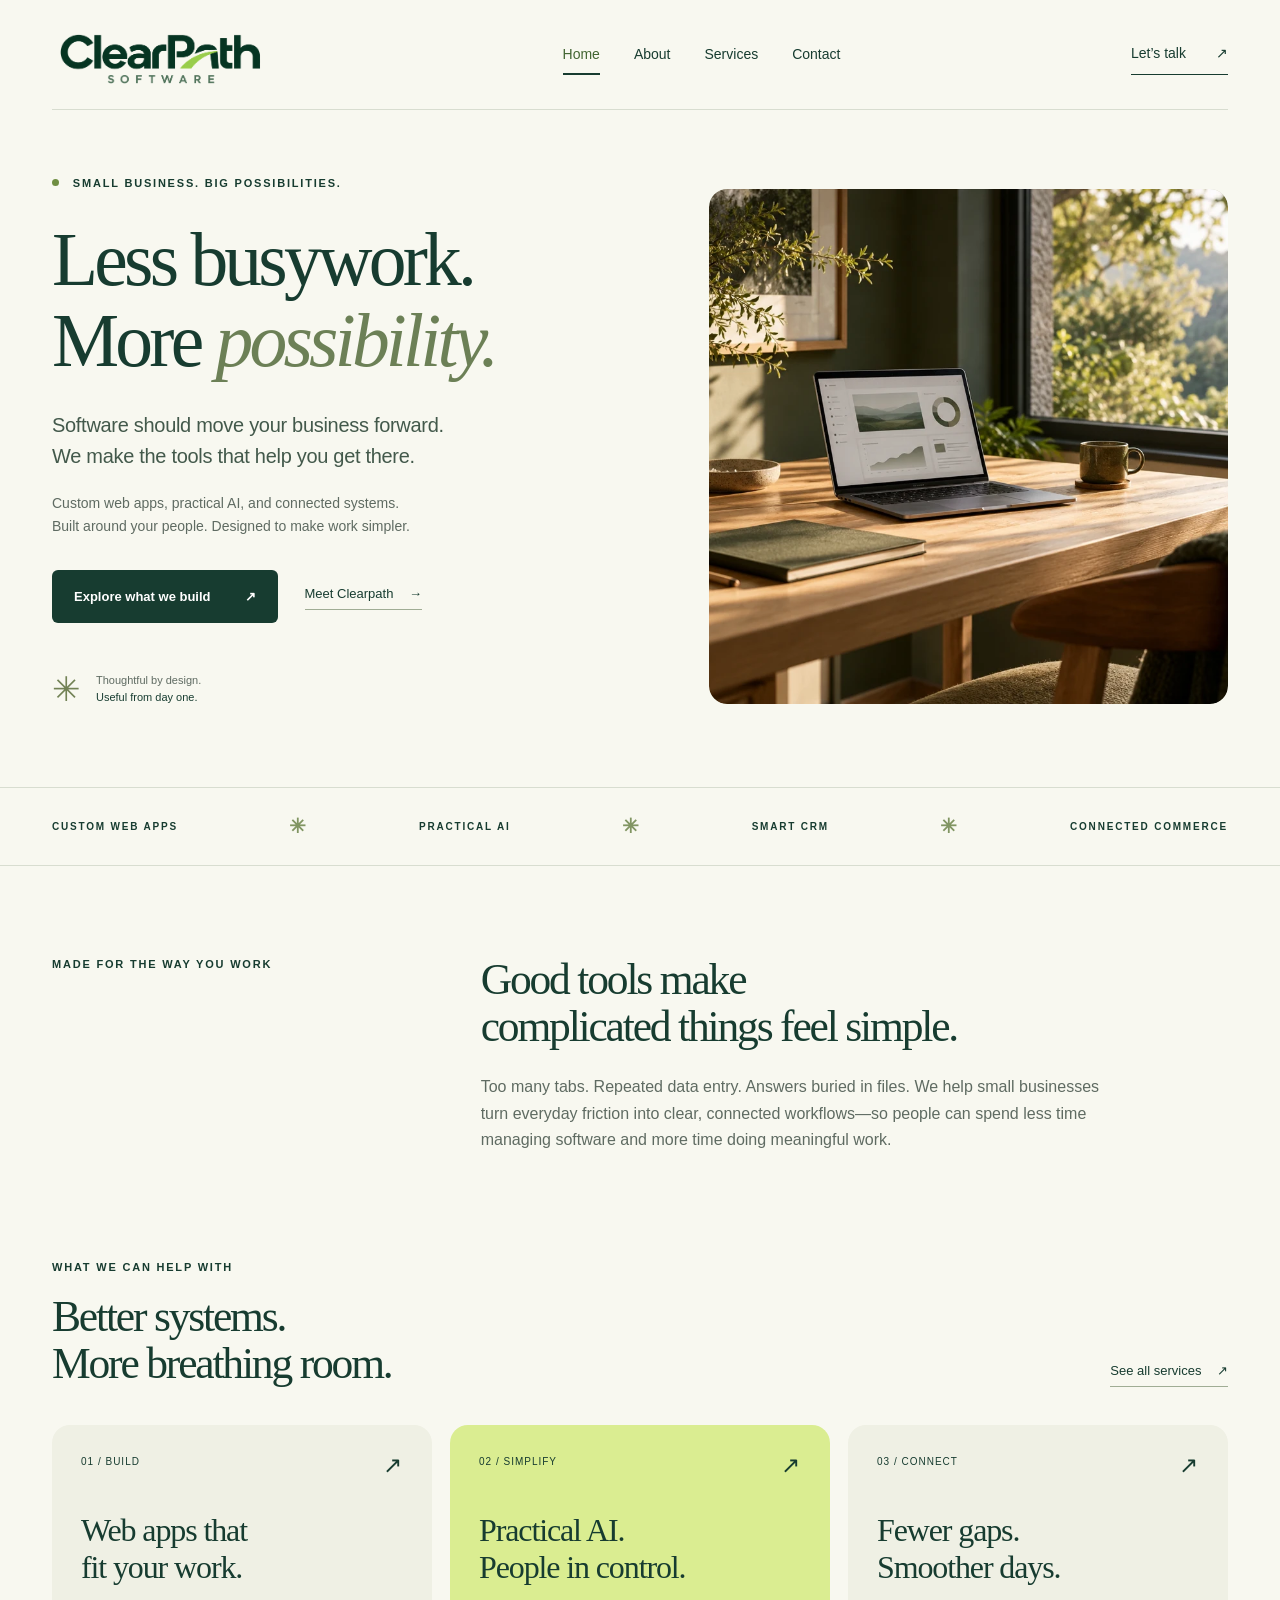
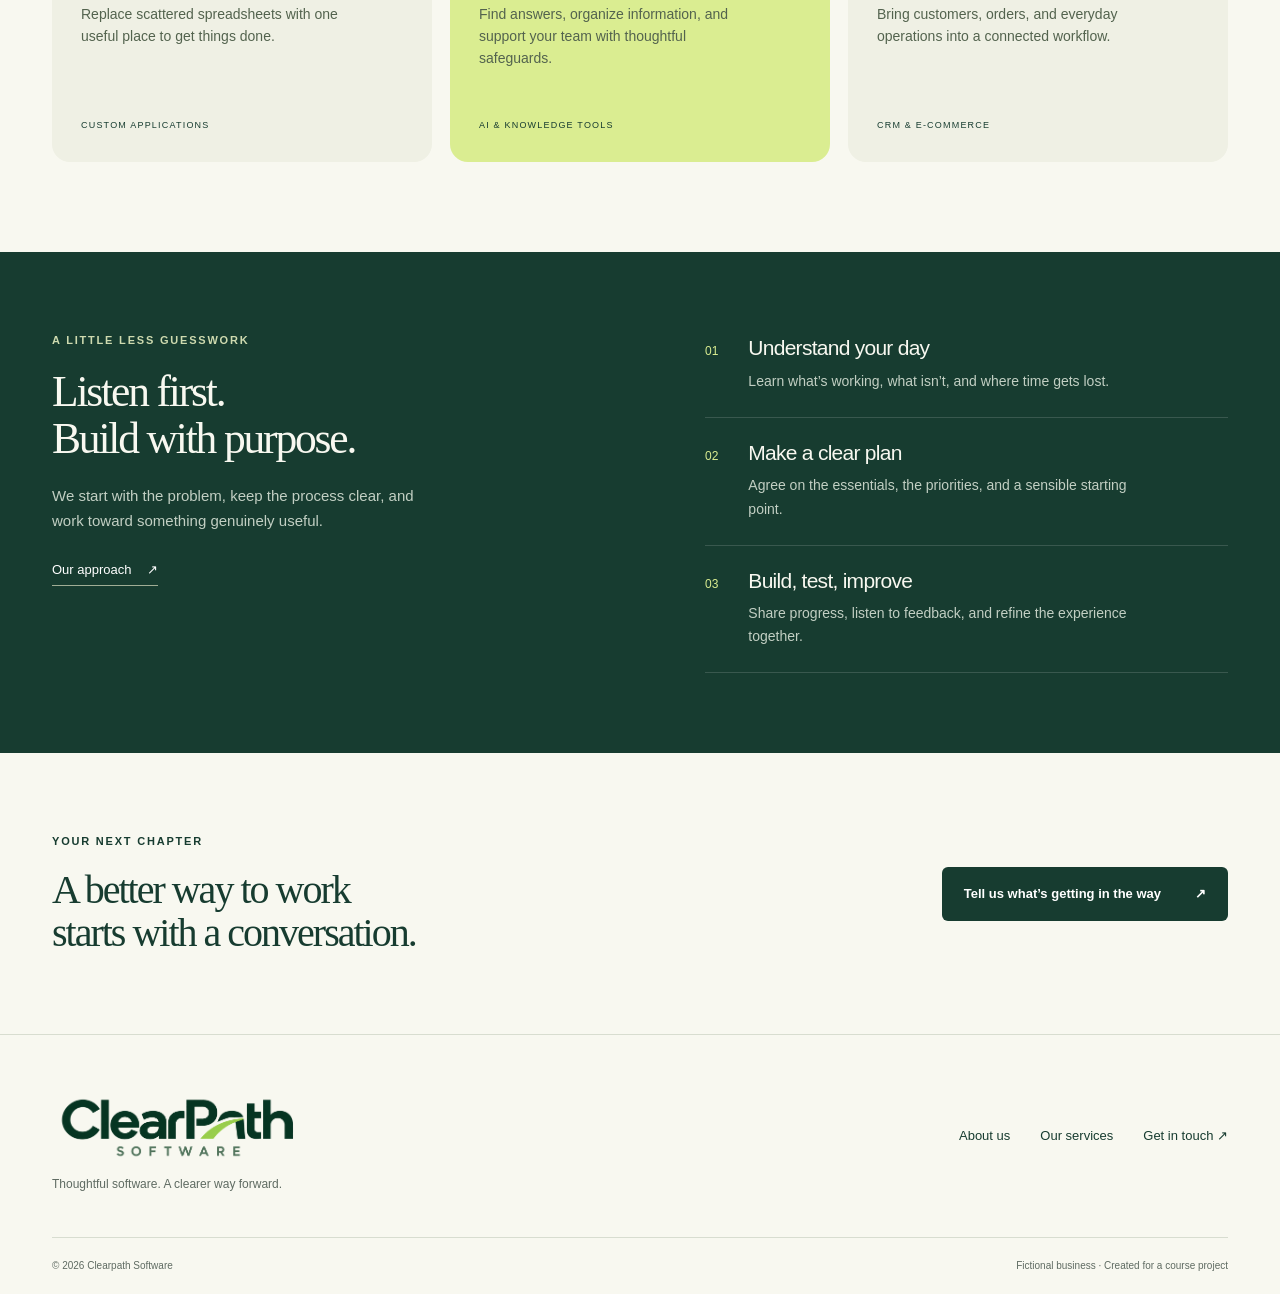
<file: index.html>
<!doctype html>
<html lang="en">
  <head>
    <meta charset="utf-8" />
    <meta name="viewport" content="width=device-width,initial-scale=1" />
    <meta
      name="description"
      content="A fictional independent software studio helping small businesses simplify their work with custom web apps, practical AI, CRM, and e-commerce."
    />
    <meta name="theme-color" content="#153b30" />
    <title>Software that simplifies your work | Clearpath Software</title>
    <link rel="icon" href="favicon.svg" type="image/svg+xml" />
    <link rel="stylesheet" href="styles.css" />
  </head>
  <body>
    <a class="skip" href="#main">Skip to content</a>
    <header class="site-header wrap">
      <a class="brand" href="index.html" aria-label="Clearpath Software home">
        <img
          class="brand-logo"
          src="clearpath-logo.png"
          alt="ClearPath Software"
          width="2048"
          height="683"
        />
      </a>
      <nav aria-label="Main navigation">
        <a href="index.html" aria-current="page">Home</a>
        <a href="about.html">About</a>
        <a href="services.html">Services</a>
        <a href="contact.html">Contact</a>
      </nav>
      <a class="header-cta" href="contact.html">
        Let’s talk
        <span aria-hidden="true">↗</span>
      </a>
    </header>
    <main id="main">
      <section class="hero wrap">
        <div class="hero-copy">
          <p class="eyebrow">
            <span class="status-dot"></span>
            SMALL BUSINESS. BIG POSSIBILITIES.
          </p>
          <h1>
            Less busywork.
            <br />
            More
            <em>possibility.</em>
          </h1>
          <p class="lead">
            Software should move your business forward.
            <br class="desktop-break" />
            We make the tools that help you get there.
          </p>
          <p class="hero-detail">
            Custom web apps, practical AI, and connected systems.
            <br />
            Built around your people. Designed to make work simpler.
          </p>
          <div class="hero-actions">
            <a class="button dark" href="services.html">
              Explore what we build
              <span aria-hidden="true">↗</span>
            </a>
            <a class="text-link" href="about.html">
              Meet Clearpath
              <span aria-hidden="true">→</span>
            </a>
          </div>
          <div class="hero-note">
            <span class="note-symbol" aria-hidden="true">✳</span>
            <p>
              Thoughtful by design.
              <br />
              <strong>Useful from day one.</strong>
            </p>
          </div>
        </div>
        <figure class="hero-visual">
          <img
            src="workspace.webp"
            alt="A sunlit workspace with a laptop, notebook, and leafy greenery"
            width="1200"
            height="800"
            fetchpriority="high"
          />
        </figure>
      </section>
      <div class="service-ribbon">
        <div class="wrap">
          <span>CUSTOM WEB APPS</span>
          <span aria-hidden="true">✳</span>
          <span>PRACTICAL AI</span>
          <span aria-hidden="true">✳</span>
          <span>SMART CRM</span>
          <span aria-hidden="true">✳</span>
          <span>CONNECTED COMMERCE</span>
        </div>
      </div>
      <section class="section wrap intro">
        <p class="eyebrow">MADE FOR THE WAY YOU WORK</p>
        <div>
          <h2>
            Good tools make
            <br />
            complicated things feel simple.
          </h2>
          <p>
            Too many tabs. Repeated data entry. Answers buried in files. We help
            small businesses turn everyday friction into clear, connected
            workflows—so people can spend less time managing software and more
            time doing meaningful work.
          </p>
        </div>
      </section>
      <section class="section wrap services-preview">
        <div class="section-heading">
          <div>
            <p class="eyebrow">WHAT WE CAN HELP WITH</p>
            <h2>
              Better systems.
              <br />
              More breathing room.
            </h2>
          </div>
          <a class="text-link" href="services.html">
            See all services
            <span aria-hidden="true">↗</span>
          </a>
        </div>
        <div class="service-grid">
          <a href="services.html#web-apps" class="service-tile">
            <span class="tile-top">
              <span>01 / BUILD</span>
              <span>↗</span>
            </span>
            <h3>
              Web apps that
              <br />
              fit your work.
            </h3>
            <p>
              Replace scattered spreadsheets with one useful place to get things
              done.
            </p>
            <span class="tile-bottom">CUSTOM APPLICATIONS</span>
          </a>
          <a href="services.html#ai-tools" class="service-tile green">
            <span class="tile-top">
              <span>02 / SIMPLIFY</span>
              <span>↗</span>
            </span>
            <h3>
              Practical AI.
              <br />
              People in control.
            </h3>
            <p>
              Find answers, organize information, and support your team with
              thoughtful safeguards.
            </p>
            <span class="tile-bottom">AI & KNOWLEDGE TOOLS</span>
          </a>
          <a href="services.html#connected-systems" class="service-tile">
            <span class="tile-top">
              <span>03 / CONNECT</span>
              <span>↗</span>
            </span>
            <h3>
              Fewer gaps.
              <br />
              Smoother days.
            </h3>
            <p>
              Bring customers, orders, and everyday operations into a connected
              workflow.
            </p>
            <span class="tile-bottom">CRM & E-COMMERCE</span>
          </a>
        </div>
      </section>
      <section class="approach">
        <div class="wrap approach-inner">
          <div>
            <p class="eyebrow light">A LITTLE LESS GUESSWORK</p>
            <h2>
              Listen first.
              <br />
              Build with purpose.
            </h2>
            <p>
              We start with the problem, keep the process clear, and work toward
              something genuinely useful.
            </p>
            <a class="text-link light-link" href="about.html">
              Our approach
              <span aria-hidden="true">↗</span>
            </a>
          </div>
          <ol class="steps">
            <li>
              <span>01</span>
              <div>
                <h3>Understand your day</h3>
                <p>
                  Learn what’s working, what isn’t, and where time gets lost.
                </p>
              </div>
            </li>
            <li>
              <span>02</span>
              <div>
                <h3>Make a clear plan</h3>
                <p>
                  Agree on the essentials, the priorities, and a sensible
                  starting point.
                </p>
              </div>
            </li>
            <li>
              <span>03</span>
              <div>
                <h3>Build, test, improve</h3>
                <p>
                  Share progress, listen to feedback, and refine the experience
                  together.
                </p>
              </div>
            </li>
          </ol>
        </div>
      </section>
      <section class="cta wrap">
        <div>
          <p class="eyebrow">YOUR NEXT CHAPTER</p>
          <h2>
            A better way to work
            <br />
            starts with a conversation.
          </h2>
        </div>
        <a class="button dark" href="contact.html">
          Tell us what’s getting in the way
          <span aria-hidden="true">↗</span>
        </a>
      </section>
    </main>
    <footer class="site-footer">
      <div class="wrap footer-top">
        <a class="footer-brand" href="index.html">
          <img
            class="footer-logo"
            src="clearpath-logo.png"
            alt="ClearPath Software"
            width="2048"
            height="683"
          />
          <span>Thoughtful software. A clearer way forward.</span>
        </a>
        <nav aria-label="Footer navigation">
          <a href="about.html">About us</a>
          <a href="services.html">Our services</a>
          <a href="contact.html">Get in touch ↗</a>
        </nav>
      </div>
      <div class="wrap footer-bottom">
        <span>© 2026 Clearpath Software</span>
        <span>Fictional business · Created for a course project</span>
      </div>
    </footer>
  </body>
</html>
</file>
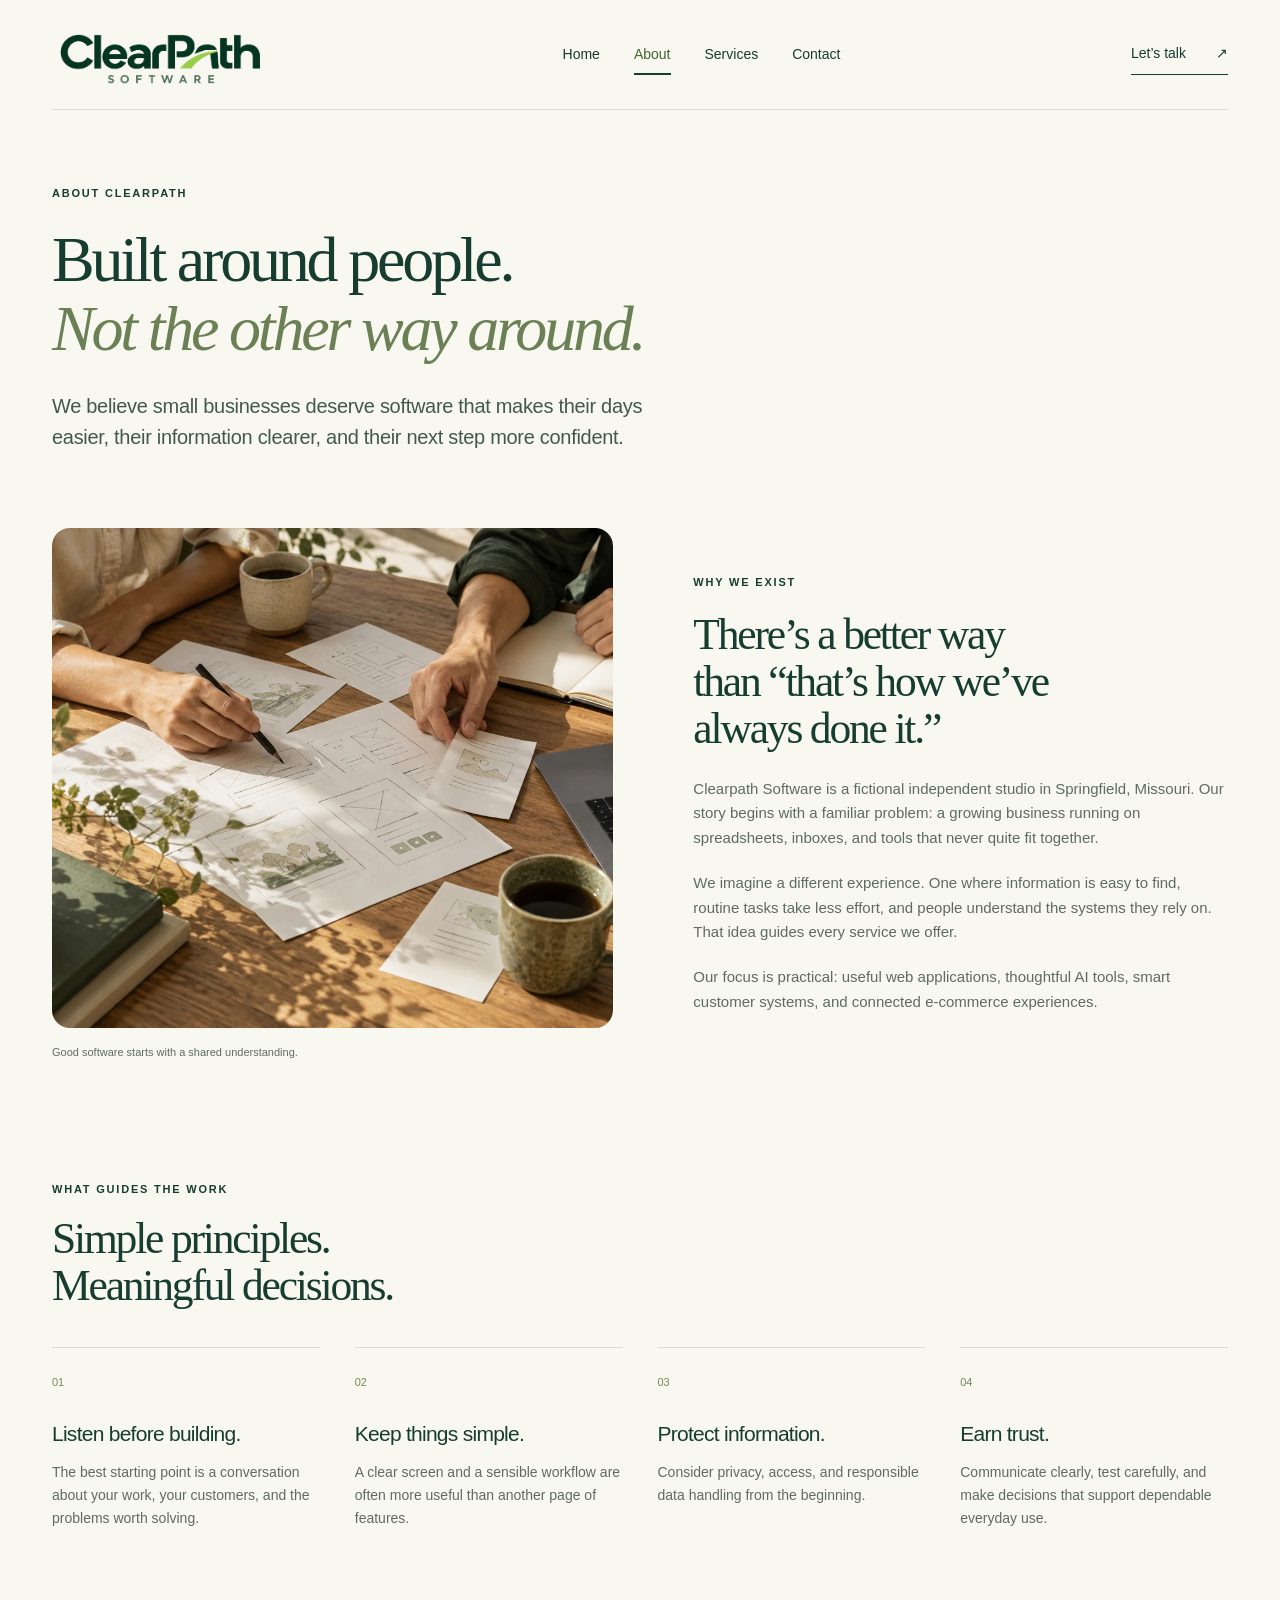
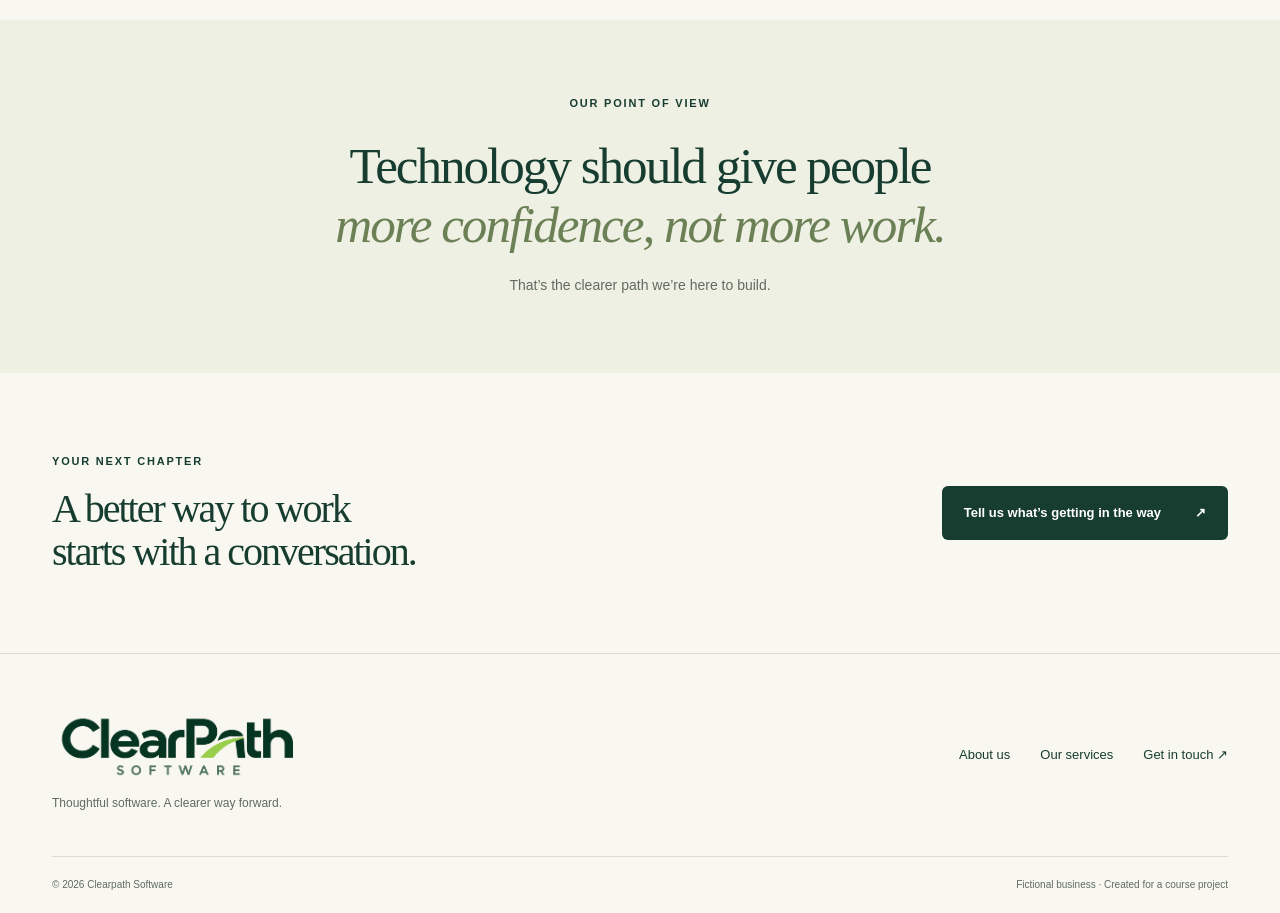
<file: about.html>
<!doctype html>
<html lang="en">
  <head>
    <meta charset="utf-8" />
    <meta name="viewport" content="width=device-width,initial-scale=1" />
    <meta
      name="description"
      content="Meet the fictional Clearpath Software studio and its approach to simple, reliable, people-centered business software."
    />
    <meta name="theme-color" content="#153b30" />
    <title>About the studio | Clearpath Software</title>
    <link rel="icon" href="favicon.svg" type="image/svg+xml" />
    <link rel="stylesheet" href="styles.css" />
  </head>
  <body>
    <a class="skip" href="#main">Skip to content</a>
    <header class="site-header wrap">
      <a class="brand" href="index.html" aria-label="Clearpath Software home">
        <img
          class="brand-logo"
          src="clearpath-logo.png"
          alt="ClearPath Software"
          width="2048"
          height="683"
        />
      </a>
      <nav aria-label="Main navigation">
        <a href="index.html">Home</a>
        <a href="about.html" aria-current="page">About</a>
        <a href="services.html">Services</a>
        <a href="contact.html">Contact</a>
      </nav>
      <a class="header-cta" href="contact.html">
        Let’s talk
        <span aria-hidden="true">↗</span>
      </a>
    </header>
    <main id="main">
      <section class="page-hero wrap">
        <p class="eyebrow">ABOUT CLEARPATH</p>
        <h1>
          Built around people.
          <br />
          <em>Not the other way around.</em>
        </h1>
        <p class="lead narrow">
          We believe small businesses deserve software that makes their days
          easier, their information clearer, and their next step more confident.
        </p>
      </section>
      <section class="about-story wrap">
        <figure>
          <img
            src="collaboration.webp"
            alt="Two people working together on paper wireframes beside a laptop and coffee"
            width="1200"
            height="800"
          />
          <figcaption>
            Good software starts with a shared understanding.
          </figcaption>
        </figure>
        <div>
          <p class="eyebrow">WHY WE EXIST</p>
          <h2>
            There’s a better way
            <br />
            than “that’s how we’ve
            <br />
            always done it.”
          </h2>
          <p>
            Clearpath Software is a fictional independent studio in Springfield,
            Missouri. Our story begins with a familiar problem: a growing
            business running on spreadsheets, inboxes, and tools that never
            quite fit together.
          </p>
          <p>
            We imagine a different experience. One where information is easy to
            find, routine tasks take less effort, and people understand the
            systems they rely on. That idea guides every service we offer.
          </p>
          <p>
            Our focus is practical: useful web applications, thoughtful AI
            tools, smart customer systems, and connected e-commerce experiences.
          </p>
        </div>
      </section>
      <section class="section wrap">
        <div class="section-heading">
          <div>
            <p class="eyebrow">WHAT GUIDES THE WORK</p>
            <h2>
              Simple principles.
              <br />
              Meaningful decisions.
            </h2>
          </div>
        </div>
        <div class="values-grid">
          <article>
            <span>01</span>
            <h3>Listen before building.</h3>
            <p>
              The best starting point is a conversation about your work, your
              customers, and the problems worth solving.
            </p>
          </article>
          <article>
            <span>02</span>
            <h3>Keep things simple.</h3>
            <p>
              A clear screen and a sensible workflow are often more useful than
              another page of features.
            </p>
          </article>
          <article>
            <span>03</span>
            <h3>Protect information.</h3>
            <p>
              Consider privacy, access, and responsible data handling from the
              beginning.
            </p>
          </article>
          <article>
            <span>04</span>
            <h3>Earn trust.</h3>
            <p>
              Communicate clearly, test carefully, and make decisions that
              support dependable everyday use.
            </p>
          </article>
        </div>
      </section>
      <section class="quote-band">
        <div class="wrap">
          <p class="eyebrow">OUR POINT OF VIEW</p>
          <p class="large-statement">
            Technology should give people
            <br />
            <em>more confidence, not more work.</em>
          </p>
          <p>That’s the clearer path we’re here to build.</p>
        </div>
      </section>
      <section class="cta wrap">
        <div>
          <p class="eyebrow">YOUR NEXT CHAPTER</p>
          <h2>
            A better way to work
            <br />
            starts with a conversation.
          </h2>
        </div>
        <a class="button dark" href="contact.html">
          Tell us what’s getting in the way
          <span aria-hidden="true">↗</span>
        </a>
      </section>
    </main>
    <footer class="site-footer">
      <div class="wrap footer-top">
        <a class="footer-brand" href="index.html">
          <img
            class="footer-logo"
            src="clearpath-logo.png"
            alt="ClearPath Software"
            width="2048"
            height="683"
          />
          <span>Thoughtful software. A clearer way forward.</span>
        </a>
        <nav aria-label="Footer navigation">
          <a href="about.html">About us</a>
          <a href="services.html">Our services</a>
          <a href="contact.html">Get in touch ↗</a>
        </nav>
      </div>
      <div class="wrap footer-bottom">
        <span>© 2026 Clearpath Software</span>
        <span>Fictional business · Created for a course project</span>
      </div>
    </footer>
  </body>
</html>
</file>
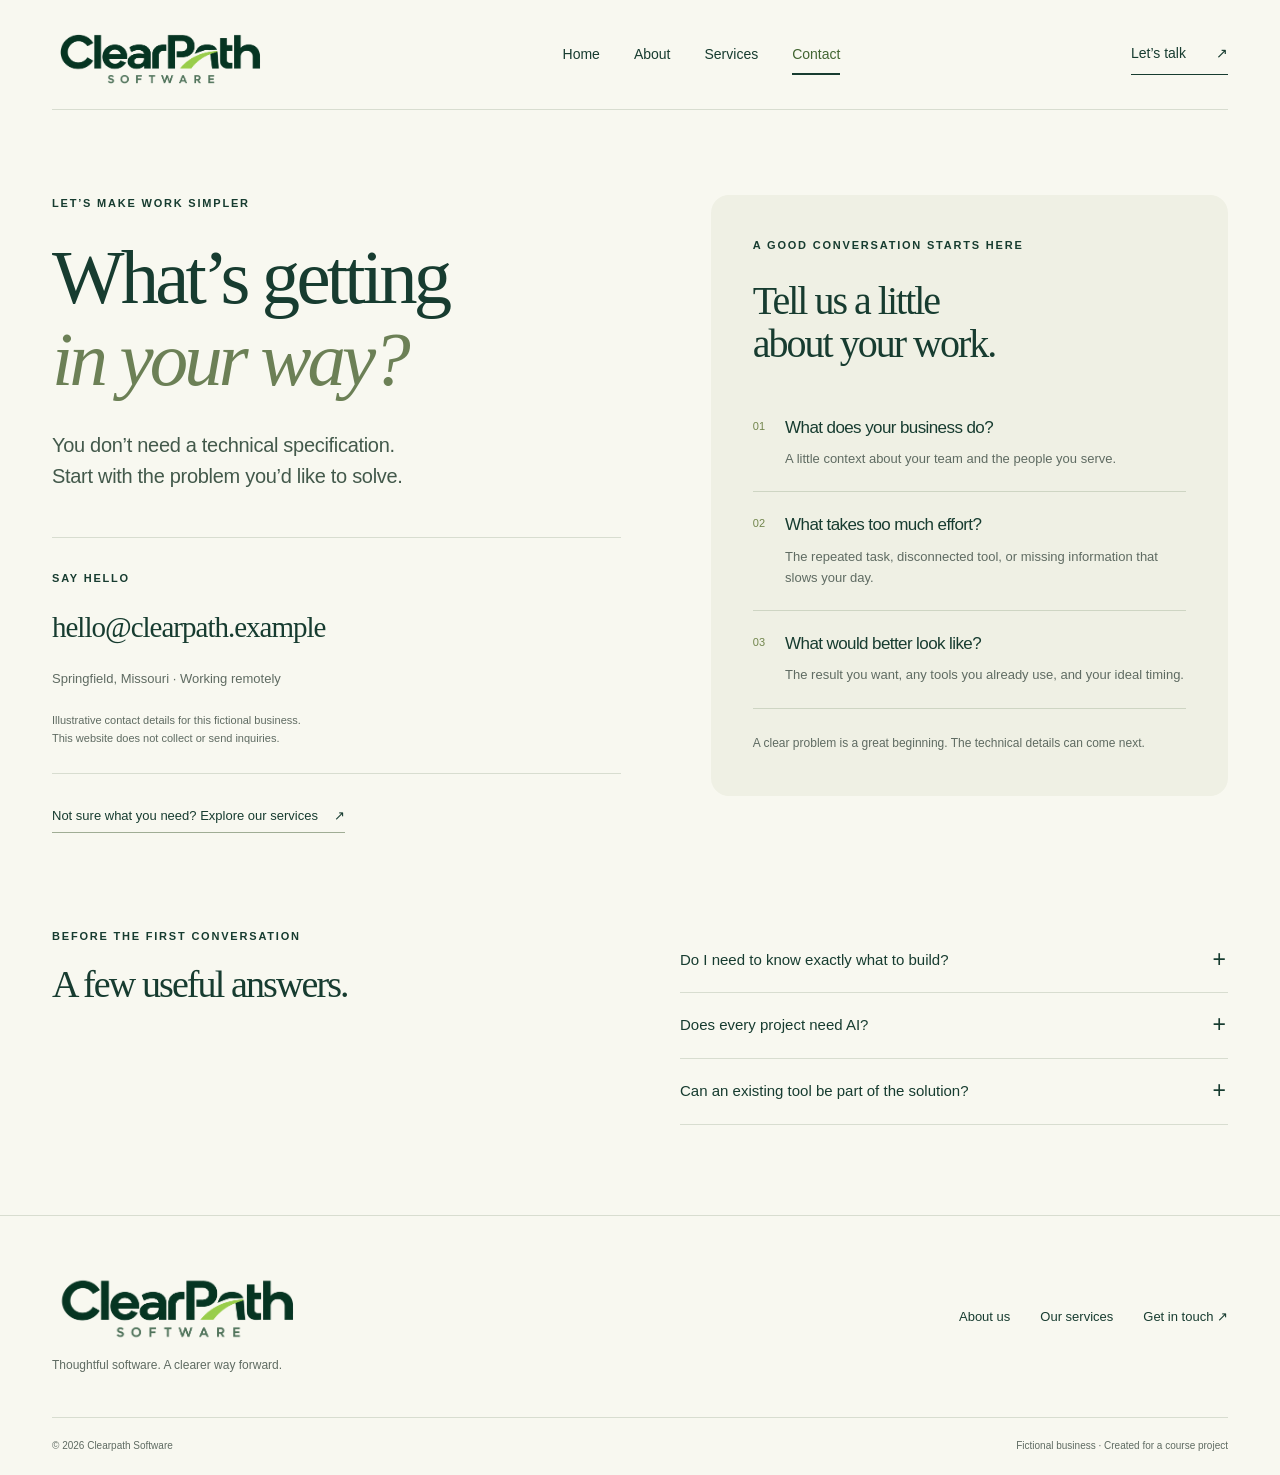
<file: contact.html>
<!doctype html>
<html lang="en">
  <head>
    <meta charset="utf-8" />
    <meta name="viewport" content="width=device-width,initial-scale=1" />
    <meta
      name="description"
      content="Explore what to include in a project conversation with fictional Clearpath Software. Contact details are illustrative for a course project."
    />
    <meta name="theme-color" content="#153b30" />
    <title>Let’s talk | Clearpath Software</title>
    <link rel="icon" href="favicon.svg" type="image/svg+xml" />
    <link rel="stylesheet" href="styles.css" />
  </head>
  <body>
    <a class="skip" href="#main">Skip to content</a>
    <header class="site-header wrap">
      <a class="brand" href="index.html" aria-label="Clearpath Software home">
        <img
          class="brand-logo"
          src="clearpath-logo.png"
          alt="ClearPath Software"
          width="2048"
          height="683"
        />
      </a>
      <nav aria-label="Main navigation">
        <a href="index.html">Home</a>
        <a href="about.html">About</a>
        <a href="services.html">Services</a>
        <a href="contact.html" aria-current="page">Contact</a>
      </nav>
      <a class="header-cta" href="contact.html">
        Let’s talk
        <span aria-hidden="true">↗</span>
      </a>
    </header>
    <main id="main">
      <section class="contact-layout wrap">
        <div class="contact-copy">
          <p class="eyebrow">LET’S MAKE WORK SIMPLER</p>
          <h1>
            What’s getting
            <br />
            <em>in your way?</em>
          </h1>
          <p class="lead">
            You don’t need a technical specification.
            <br />
            Start with the problem you’d like to solve.
          </p>
          <div class="contact-address">
            <span class="eyebrow">SAY HELLO</span>
            <p>hello@clearpath.example</p>
            <span>Springfield, Missouri · Working remotely</span>
            <small>
              Illustrative contact details for this fictional business.
              <br />
              This website does not collect or send inquiries.
            </small>
          </div>
          <a class="text-link" href="services.html">
            Not sure what you need? Explore our services
            <span aria-hidden="true">↗</span>
          </a>
        </div>
        <div class="brief-panel">
          <p class="eyebrow">A GOOD CONVERSATION STARTS HERE</p>
          <h2>
            Tell us a little
            <br />
            about your work.
          </h2>
          <ol class="brief-list">
            <li>
              <span>01</span>
              <div>
                <h3>What does your business do?</h3>
                <p>
                  A little context about your team and the people you serve.
                </p>
              </div>
            </li>
            <li>
              <span>02</span>
              <div>
                <h3>What takes too much effort?</h3>
                <p>
                  The repeated task, disconnected tool, or missing information
                  that slows your day.
                </p>
              </div>
            </li>
            <li>
              <span>03</span>
              <div>
                <h3>What would better look like?</h3>
                <p>
                  The result you want, any tools you already use, and your ideal
                  timing.
                </p>
              </div>
            </li>
          </ol>
          <p class="panel-note">
            A clear problem is a great beginning. The technical details can come
            next.
          </p>
        </div>
      </section>
      <section class="section wrap faq">
        <div>
          <p class="eyebrow">BEFORE THE FIRST CONVERSATION</p>
          <h2>A few useful answers.</h2>
        </div>
        <div>
          <details>
            <summary>Do I need to know exactly what to build?</summary>
            <p>
              No. Start with the task or problem. Understanding the workflow
              comes before deciding on screens and features.
            </p>
          </details>
          <details>
            <summary>Does every project need AI?</summary>
            <p>
              No. AI is useful when it serves a clear purpose. Sometimes a
              well-designed form, dashboard, or integration is the better
              solution.
            </p>
          </details>
          <details>
            <summary>Can an existing tool be part of the solution?</summary>
            <p>
              Yes. A project can connect or improve the tools a business already
              uses instead of replacing everything.
            </p>
          </details>
        </div>
      </section>
    </main>
    <footer class="site-footer">
      <div class="wrap footer-top">
        <a class="footer-brand" href="index.html">
          <img
            class="footer-logo"
            src="clearpath-logo.png"
            alt="ClearPath Software"
            width="2048"
            height="683"
          />
          <span>Thoughtful software. A clearer way forward.</span>
        </a>
        <nav aria-label="Footer navigation">
          <a href="about.html">About us</a>
          <a href="services.html">Our services</a>
          <a href="contact.html">Get in touch ↗</a>
        </nav>
      </div>
      <div class="wrap footer-bottom">
        <span>© 2026 Clearpath Software</span>
        <span>Fictional business · Created for a course project</span>
      </div>
    </footer>
  </body>
</html>
</file>
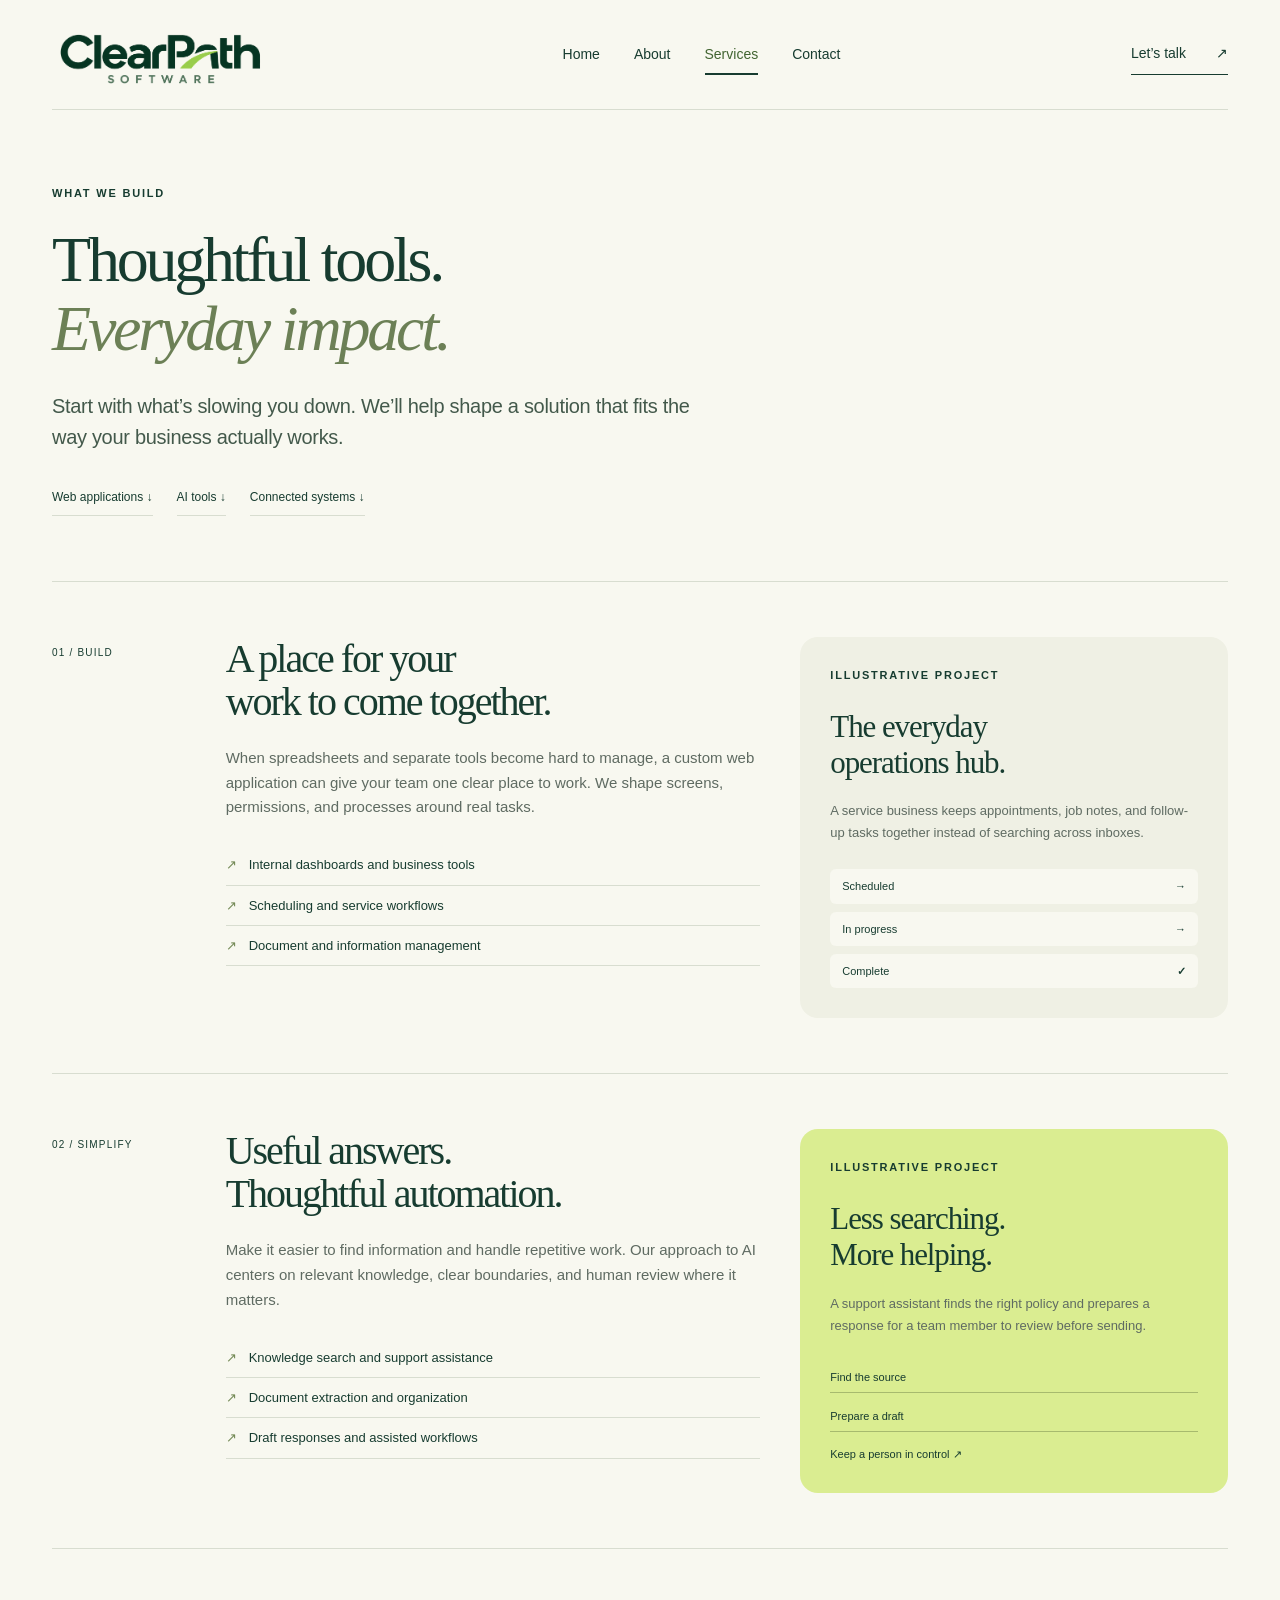
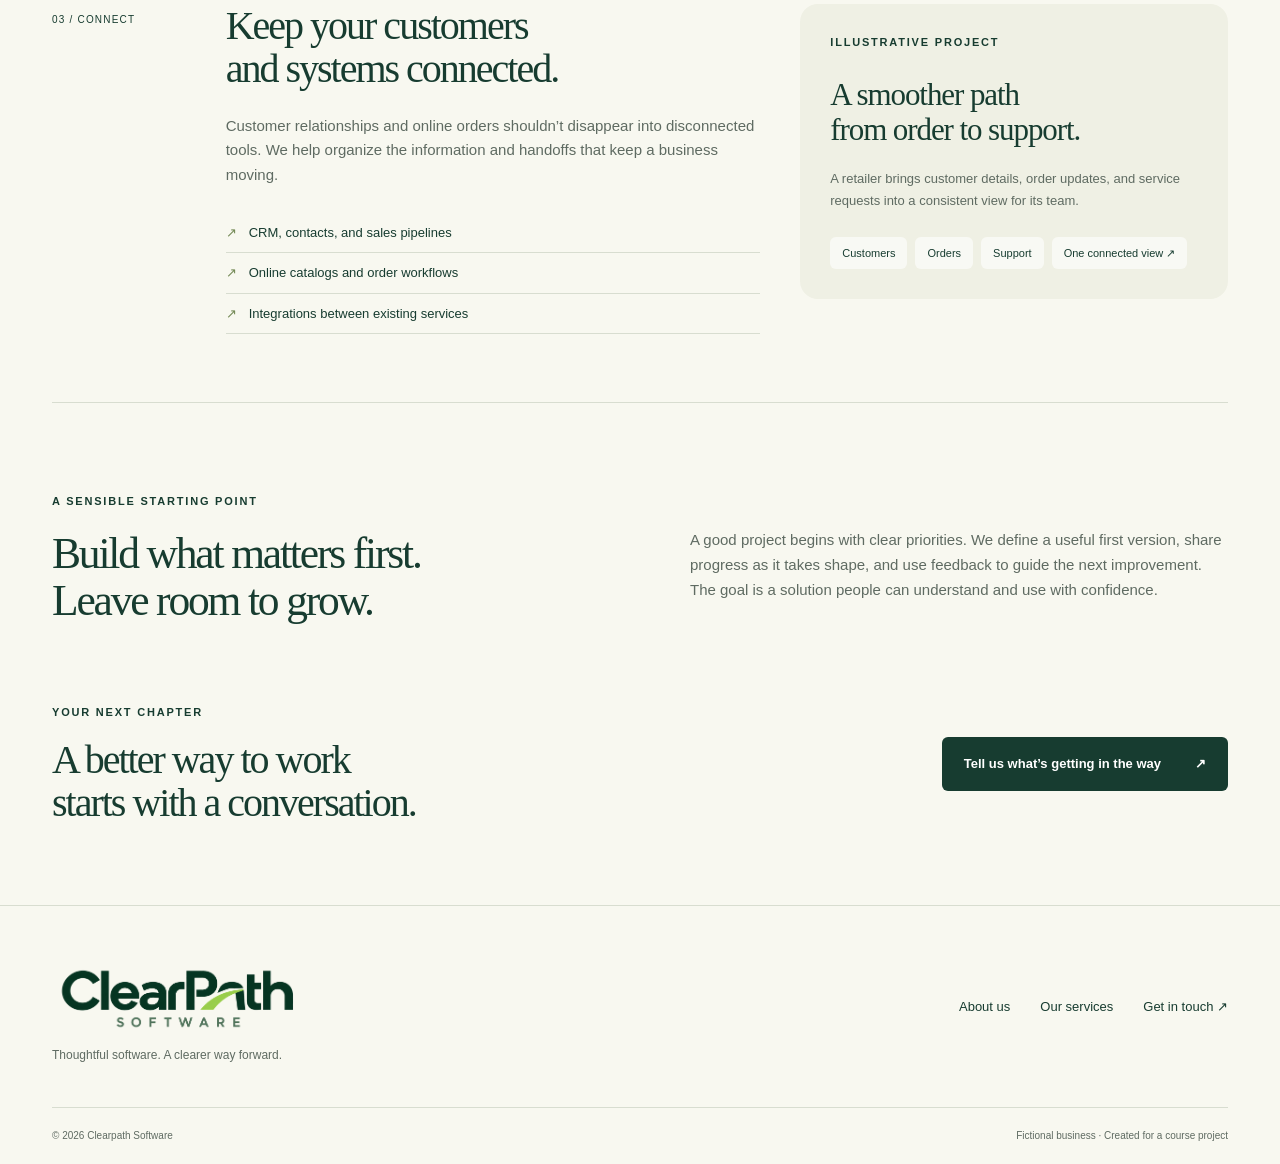
<file: services.html>
<!doctype html>
<html lang="en">
  <head>
    <meta charset="utf-8" />
    <meta name="viewport" content="width=device-width,initial-scale=1" />
    <meta
      name="description"
      content="Explore custom web applications, practical AI tools, smart CRM systems, and e-commerce integrations from fictional Clearpath Software."
    />
    <meta name="theme-color" content="#153b30" />
    <title>What we build | Clearpath Software</title>
    <link rel="icon" href="favicon.svg" type="image/svg+xml" />
    <link rel="stylesheet" href="styles.css" />
  </head>
  <body>
    <a class="skip" href="#main">Skip to content</a>
    <header class="site-header wrap">
      <a class="brand" href="index.html" aria-label="Clearpath Software home">
        <img
          class="brand-logo"
          src="clearpath-logo.png"
          alt="ClearPath Software"
          width="2048"
          height="683"
        />
      </a>
      <nav aria-label="Main navigation">
        <a href="index.html">Home</a>
        <a href="about.html">About</a>
        <a href="services.html" aria-current="page">Services</a>
        <a href="contact.html">Contact</a>
      </nav>
      <a class="header-cta" href="contact.html">
        Let’s talk
        <span aria-hidden="true">↗</span>
      </a>
    </header>
    <main id="main">
      <section class="page-hero wrap">
        <p class="eyebrow">WHAT WE BUILD</p>
        <h1>
          Thoughtful tools.
          <br />
          <em>Everyday impact.</em>
        </h1>
        <p class="lead narrow">
          Start with what’s slowing you down. We’ll help shape a solution that
          fits the way your business actually works.
        </p>
        <nav class="jump-links" aria-label="Service sections">
          <a href="#web-apps">Web applications ↓</a>
          <a href="#ai-tools">AI tools ↓</a>
          <a href="#connected-systems">Connected systems ↓</a>
        </nav>
      </section>
      <section class="service-detail wrap" id="web-apps">
        <div class="service-index">01 / BUILD</div>
        <div>
          <h2>
            A place for your
            <br />
            work to come together.
          </h2>
          <p>
            When spreadsheets and separate tools become hard to manage, a custom
            web application can give your team one clear place to work. We shape
            screens, permissions, and processes around real tasks.
          </p>
          <ul class="plain-list">
            <li>Internal dashboards and business tools</li>
            <li>Scheduling and service workflows</li>
            <li>Document and information management</li>
          </ul>
        </div>
        <aside class="concept">
          <p class="eyebrow">ILLUSTRATIVE PROJECT</p>
          <h3>
            The everyday
            <br />
            operations hub.
          </h3>
          <p>
            A service business keeps appointments, job notes, and follow-up
            tasks together instead of searching across inboxes.
          </p>
          <div
            class="mini-board"
            aria-label="Example workflow: scheduled, in progress, complete"
          >
            <span>
              Scheduled
              <b>→</b>
            </span>
            <span>
              In progress
              <b>→</b>
            </span>
            <span>
              Complete
              <b>✓</b>
            </span>
          </div>
        </aside>
      </section>
      <section class="service-detail wrap" id="ai-tools">
        <div class="service-index">02 / SIMPLIFY</div>
        <div>
          <h2>
            Useful answers.
            <br />
            Thoughtful automation.
          </h2>
          <p>
            Make it easier to find information and handle repetitive work. Our
            approach to AI centers on relevant knowledge, clear boundaries, and
            human review where it matters.
          </p>
          <ul class="plain-list">
            <li>Knowledge search and support assistance</li>
            <li>Document extraction and organization</li>
            <li>Draft responses and assisted workflows</li>
          </ul>
        </div>
        <aside class="concept lime">
          <p class="eyebrow">ILLUSTRATIVE PROJECT</p>
          <h3>
            Less searching.
            <br />
            More helping.
          </h3>
          <p>
            A support assistant finds the right policy and prepares a response
            for a team member to review before sending.
          </p>
          <div class="concept-flow">
            <span>Find the source</span>
            <span>Prepare a draft</span>
            <strong>Keep a person in control ↗</strong>
          </div>
        </aside>
      </section>
      <section class="service-detail wrap" id="connected-systems">
        <div class="service-index">03 / CONNECT</div>
        <div>
          <h2>
            Keep your customers
            <br />
            and systems connected.
          </h2>
          <p>
            Customer relationships and online orders shouldn’t disappear into
            disconnected tools. We help organize the information and handoffs
            that keep a business moving.
          </p>
          <ul class="plain-list">
            <li>CRM, contacts, and sales pipelines</li>
            <li>Online catalogs and order workflows</li>
            <li>Integrations between existing services</li>
          </ul>
        </div>
        <aside class="concept">
          <p class="eyebrow">ILLUSTRATIVE PROJECT</p>
          <h3>
            A smoother path
            <br />
            from order to support.
          </h3>
          <p>
            A retailer brings customer details, order updates, and service
            requests into a consistent view for its team.
          </p>
          <div class="system-tags">
            <span>Customers</span>
            <span>Orders</span>
            <span>Support</span>
            <span>One connected view ↗</span>
          </div>
        </aside>
      </section>
      <section class="section wrap scope">
        <div>
          <p class="eyebrow">A SENSIBLE STARTING POINT</p>
          <h2>
            Build what matters first.
            <br />
            Leave room to grow.
          </h2>
        </div>
        <p>
          A good project begins with clear priorities. We define a useful first
          version, share progress as it takes shape, and use feedback to guide
          the next improvement. The goal is a solution people can understand and
          use with confidence.
        </p>
      </section>
      <section class="cta wrap">
        <div>
          <p class="eyebrow">YOUR NEXT CHAPTER</p>
          <h2>
            A better way to work
            <br />
            starts with a conversation.
          </h2>
        </div>
        <a class="button dark" href="contact.html">
          Tell us what’s getting in the way
          <span aria-hidden="true">↗</span>
        </a>
      </section>
    </main>
    <footer class="site-footer">
      <div class="wrap footer-top">
        <a class="footer-brand" href="index.html">
          <img
            class="footer-logo"
            src="clearpath-logo.png"
            alt="ClearPath Software"
            width="2048"
            height="683"
          />
          <span>Thoughtful software. A clearer way forward.</span>
        </a>
        <nav aria-label="Footer navigation">
          <a href="about.html">About us</a>
          <a href="services.html">Our services</a>
          <a href="contact.html">Get in touch ↗</a>
        </nav>
      </div>
      <div class="wrap footer-bottom">
        <span>© 2026 Clearpath Software</span>
        <span>Fictional business · Created for a course project</span>
      </div>
    </footer>
  </body>
</html>
</file>
<file: styles.css>
:root {
  --paper: #f8f8f0;
  --ink: #173c30;
  --muted: #5f6b62;
  --line: #d8ddd0;
  --lime: #daed91;
  --cream: #eff0e4;
  --serif: Georgia, "Times New Roman", serif;
  --sans: Arial, Helvetica, sans-serif;
}
* {
  box-sizing: border-box;
}
html {
  scroll-behavior: smooth;
  scroll-padding-top: 28px;
}
body {
  margin: 0;
  background: var(--paper);
  color: var(--ink);
  font-family: var(--sans);
  font-size: 16px;
  line-height: 1.65;
}
a {
  color: inherit;
  text-decoration: none;
}
a:focus-visible,
summary:focus-visible {
  outline: 3px solid #729546;
  outline-offset: 6px;
}
img {
  display: block;
  width: 100%;
  height: auto;
}
figure {
  margin: 0;
}
h1,
h2,
h3,
p {
  margin: 0;
}
h1,
h2,
h3 {
  line-height: 1.08;
  font-weight: 400;
}
h1,
h2 {
  font-family: var(--serif);
  letter-spacing: -0.05em;
}
h1 {
  font-size: clamp(50px, 5.9vw, 86px);
}
h2 {
  font-size: clamp(34px, 3.4vw, 48px);
}
h3 {
  font-size: 24px;
  letter-spacing: -0.035em;
}
em {
  font-weight: 400;
  color: #6c8056;
}
p + p {
  margin-top: 20px;
}
.wrap {
  width: min(1240px, calc(100% - 104px));
  margin-inline: auto;
}
.skip {
  position: absolute;
  top: -100px;
  left: 20px;
  padding: 12px 20px;
  background: var(--ink);
  color: white;
  z-index: 10;
}
.skip:focus {
  top: 12px;
}
.site-header {
  height: 110px;
  display: flex;
  align-items: center;
  justify-content: space-between;
  border-bottom: 1px solid var(--line);
  gap: 32px;
}
.brand {
  display: flex;
  align-items: center;
  gap: 10px;
  line-height: 1;
  font-size: 28px;
  font-weight: 700;
  letter-spacing: -1.2px;
}
.brand svg {
  width: 39px;
  height: 39px;
}
.brand-sub {
  display: block;
  font-size: 9px;
  letter-spacing: 2.4px;
  font-weight: 400;
  margin-top: 7px;
}
.site-header nav {
  display: flex;
  gap: 34px;
  font-size: 14px;
}
.site-header nav a {
  position: relative;
  padding: 10px 0;
}
.site-header nav a[aria-current],
.site-header nav a:hover {
  color: #426532;
}
.site-header nav a[aria-current]:after {
  content: "";
  position: absolute;
  bottom: 1px;
  height: 2px;
  background: var(--ink);
  left: 0;
  right: 0;
}
.header-cta {
  font-size: 14px;
  border-bottom: 1px solid var(--ink);
  padding: 8px 0;
  display: flex;
  gap: 30px;
}
.eyebrow {
  font-size: 11px;
  font-weight: 700;
  letter-spacing: 1.8px;
  line-height: 1.5;
}
.status-dot {
  display: inline-block;
  width: 7px;
  height: 7px;
  background: #6f8e42;
  border-radius: 50%;
  margin-right: 9px;
  vertical-align: 1px;
}
.hero {
  display: grid;
  grid-template-columns: 1.15fr 1fr;
  gap: 60px;
  align-items: center;
  padding-top: 65px;
  padding-bottom: 70px;
}
.hero h1 {
  margin-top: 27px;
}
.lead {
  font-size: 20px;
  line-height: 1.55;
  color: #43594b;
  margin-top: 28px;
  letter-spacing: -0.3px;
}
.hero-detail {
  font-size: 14px;
  color: var(--muted);
  margin-top: 20px;
}
.hero-actions {
  display: flex;
  align-items: center;
  gap: 27px;
  margin-top: 32px;
}
.button {
  display: inline-flex;
  justify-content: center;
  align-items: center;
  gap: 34px;
  padding: 17px 22px;
  font-size: 13px;
  font-weight: 600;
  line-height: 1.5;
  transition:
    background 0.2s,
    transform 0.2s;
}
.button:hover {
  transform: translateY(-2px);
}
.dark {
  background: var(--ink);
  color: white;
}
.dark:hover {
  background: #315344;
}
.text-link {
  font-size: 13px;
  border-bottom: 1px solid #a0ad95;
  padding-bottom: 5px;
  display: inline-block;
}
.text-link span {
  margin-left: 12px;
}
.text-link:hover {
  color: #627343;
}
.hero-note {
  display: flex;
  align-items: center;
  gap: 16px;
  margin-top: 38px;
}
.hero-note p {
  font-size: 11px;
  line-height: 1.6;
  color: var(--muted);
}
.hero-note strong {
  font-weight: 400;
  color: var(--ink);
}
.note-symbol {
  font-size: 34px;
  color: #728255;
}
.hero-visual {
  height: 515px;
  position: relative;
  background: #e0dfcf;
  border-radius: 18px;
}
.hero-visual img {
  height: 100%;
  object-fit: cover;
  border-radius: 18px;
}
.image-caption {
  position: absolute;
  bottom: 0;
  left: 0;
  right: 0;
  display: flex;
  justify-content: space-between;
  padding: 20px 23px;
  background: linear-gradient(transparent, rgba(9, 32, 22, 0.65));
  color: white;
  font-size: 10px;
  letter-spacing: 1.8px;
}
.image-caption span + span {
  font-size: 24px;
  line-height: 1;
}
.visual-tag {
  position: absolute;
  right: -16px;
  top: 28px;
  box-shadow: 0 8px 30px #142c2812;
  background: var(--paper);
  padding: 13px 19px;
  font-size: 12px;
  transform: rotate(3deg);
}
.service-ribbon {
  border-block: 1px solid var(--line);
}
.service-ribbon .wrap {
  display: flex;
  justify-content: space-between;
  align-items: center;
  padding-block: 22px;
  font-size: 10px;
  letter-spacing: 1.8px;
  font-weight: 700;
}
.service-ribbon span:nth-child(even) {
  font-size: 20px;
  color: #819562;
}
.section {
  padding-block: 90px;
}
.intro {
  display: grid;
  grid-template-columns: 1fr 2fr;
  gap: 55px;
}
.intro h2 {
  margin-bottom: 24px;
}
.intro p:not(.eyebrow) {
  max-width: 650px;
  color: var(--muted);
}
.section-heading {
  display: flex;
  justify-content: space-between;
  align-items: end;
  gap: 35px;
  margin-bottom: 38px;
}
.section-heading h2 {
  margin-top: 18px;
}
.services-preview {
  padding-top: 15px;
}
.service-grid {
  display: grid;
  grid-template-columns: repeat(3, 1fr);
  gap: 18px;
}
.service-tile {
  min-height: 337px;
  display: flex;
  flex-direction: column;
  padding: 28px;
  background: var(--cream);
  border: 1px solid transparent;
  transition:
    border-color 0.2s,
    transform 0.2s;
}
.service-tile:hover {
  border-color: #7c9669;
  transform: translateY(-4px);
}
.service-tile.green {
  background: var(--lime);
}
.tile-top {
  display: flex;
  justify-content: space-between;
  font-size: 10px;
  letter-spacing: 1px;
}
.tile-top span + span {
  font-size: 23px;
  line-height: 1;
}
.service-tile h3 {
  font-family: var(--serif);
  font-size: 32px;
  line-height: 1.15;
  margin-top: 35px;
}
.service-tile p {
  font-size: 14px;
  line-height: 1.6;
  color: #53634e;
  margin-top: 17px;
  max-width: 270px;
}
.tile-bottom {
  font-size: 9px;
  letter-spacing: 1.2px;
  margin-top: auto;
  padding-top: 25px;
}
.approach {
  background: var(--ink);
  color: var(--paper);
  padding-block: 80px;
}
.approach-inner {
  display: grid;
  grid-template-columns: 1fr 1fr;
  gap: 130px;
}
.light {
  color: #cedaaf;
}
.approach h2 {
  margin-top: 20px;
}
.approach p:not(.eyebrow) {
  color: #c2cfc3;
  font-size: 15px;
  margin-top: 22px;
  max-width: 380px;
}
.light-link {
  margin-top: 25px;
  color: white;
}
.steps {
  list-style: none;
  padding: 0;
  margin: 0;
}
.steps li {
  display: flex;
  gap: 30px;
  padding: 24px 0;
  border-bottom: 1px solid #ffffff25;
}
.steps li:first-child {
  padding-top: 5px;
}
.steps li > span {
  font-size: 12px;
  color: var(--lime);
  padding-top: 5px;
}
.steps h3 {
  font-size: 21px;
}
.steps li p {
  margin-top: 10px !important;
  font-size: 14px !important;
}
.cta {
  padding-block: 80px;
  display: flex;
  justify-content: space-between;
  align-items: center;
  gap: 35px;
}
.cta h2 {
  margin-top: 18px;
  font-size: 40px;
}
.site-footer {
  border-top: 1px solid var(--line);
}
.footer-top {
  padding-block: 45px;
  display: flex;
  justify-content: space-between;
  align-items: center;
  gap: 30px;
}
.footer-brand {
  font-size: 32px;
  font-weight: 700;
  letter-spacing: -1px;
  line-height: 1.2;
}
.footer-brand span {
  display: block;
  font-size: 12px;
  letter-spacing: 0;
  font-weight: 400;
  color: var(--muted);
  margin-top: 12px;
}
.footer-top nav {
  display: flex;
  gap: 30px;
  font-size: 13px;
}
.footer-top nav a:hover {
  text-decoration: underline;
}
.footer-bottom {
  padding-block: 20px;
  display: flex;
  justify-content: space-between;
  border-top: 1px solid var(--line);
  font-size: 10px;
  color: var(--muted);
}
.page-hero {
  padding-top: 75px;
  padding-bottom: 65px;
}
.page-hero h1 {
  margin-top: 23px;
  font-size: clamp(46px, 5vw, 72px);
}
.narrow {
  max-width: 650px;
}
.about-story {
  display: grid;
  grid-template-columns: 1.05fr 1fr;
  gap: 80px;
  align-items: center;
  padding-block: 10px 30px;
}
.about-story figure img {
  height: 500px;
  object-fit: cover;
}
.about-story figcaption {
  font-size: 11px;
  color: var(--muted);
  margin-top: 15px;
}
.about-story h2 {
  margin: 20px 0 25px;
}
.about-story p:not(.eyebrow) {
  color: var(--muted);
  font-size: 15px;
}
.values-grid {
  display: grid;
  grid-template-columns: repeat(4, 1fr);
  gap: 35px;
}
.values-grid article {
  border-top: 1px solid var(--line);
  padding-top: 20px;
}
.values-grid span {
  font-size: 11px;
  color: #76895c;
}
.values-grid h3 {
  font-size: 21px;
  line-height: 1.2;
  margin-top: 26px;
}
.values-grid p {
  font-size: 14px;
  color: var(--muted);
  margin-top: 15px;
}
.quote-band {
  padding-block: 75px;
  text-align: center;
  background: var(--cream);
}
.large-statement {
  font-family: var(--serif);
  font-size: clamp(32px, 4vw, 54px);
  letter-spacing: -0.04em;
  line-height: 1.15;
  margin-top: 25px;
}
.quote-band p:last-child {
  font-size: 14px;
  color: var(--muted);
}
.jump-links {
  display: flex;
  gap: 24px;
  flex-wrap: wrap;
  margin-top: 35px;
  font-size: 12px;
}
.jump-links a {
  border-bottom: 1px solid var(--line);
  padding-bottom: 7px;
}
.jump-links a:hover {
  border-color: var(--ink);
}
.service-detail {
  display: grid;
  grid-template-columns: 0.25fr 1fr 0.8fr;
  gap: 40px;
  padding-block: 55px;
  border-top: 1px solid var(--line);
  align-items: start;
}
.service-index {
  font-size: 10px;
  letter-spacing: 1.2px;
  padding-top: 8px;
}
.service-detail h2 {
  font-size: 40px;
}
.service-detail p:not(.eyebrow) {
  font-size: 15px;
  color: var(--muted);
  margin-top: 23px;
}
.plain-list {
  list-style: none;
  padding: 0;
  font-size: 13px;
  margin-top: 25px;
}
.plain-list li {
  padding: 9px 0;
  border-bottom: 1px solid var(--line);
}
.plain-list li:before {
  content: "↗";
  margin-right: 12px;
  color: #738955;
}
.concept {
  background: var(--cream);
  padding: 30px;
}
.concept h3 {
  font-family: var(--serif);
  font-size: 31px;
  margin-top: 26px;
  line-height: 1.15;
}
.concept p:not(.eyebrow) {
  font-size: 13px;
  line-height: 1.7;
  margin-top: 20px;
}
.lime {
  background: var(--lime);
}
.mini-board {
  margin-top: 25px;
  display: flex;
  flex-direction: column;
  gap: 8px;
}
.mini-board span {
  padding: 8px 12px;
  background: var(--paper);
  font-size: 11px;
  display: flex;
  justify-content: space-between;
}
.concept-flow {
  display: flex;
  flex-direction: column;
  gap: 8px;
  margin-top: 25px;
  font-size: 11px;
}
.concept-flow span {
  border-bottom: 1px solid #a7ba6e;
  padding: 6px 0;
}
.concept-flow strong {
  font-weight: 400;
  margin-top: 5px;
}
.system-tags {
  display: flex;
  flex-wrap: wrap;
  gap: 8px;
  margin-top: 25px;
}
.system-tags span {
  background: #fff9;
  padding: 7px 12px;
  font-size: 11px;
}
.scope {
  display: grid;
  grid-template-columns: 1fr 1fr;
  gap: 100px;
  border-top: 1px solid var(--line);
  padding-bottom: 0;
}
.scope h2 {
  margin-top: 20px;
}
.scope > p {
  color: var(--muted);
  font-size: 15px;
  padding-top: 35px;
}
.contact-layout {
  display: grid;
  grid-template-columns: 1.1fr 1fr;
  gap: 90px;
  padding-block: 85px;
}
.contact-copy h1 {
  margin-top: 25px;
  font-size: clamp(54px, 6vw, 83px);
}
.contact-address {
  margin-top: 45px;
  padding: 26px 0;
  border-block: 1px solid var(--line);
  margin-bottom: 28px;
}
.contact-address p {
  font-family: var(--serif);
  font-size: 29px;
  letter-spacing: -1px;
  margin: 13px 0;
}
.contact-address > span:not(.eyebrow) {
  font-size: 13px;
  color: var(--muted);
}
.contact-address small {
  display: block;
  margin-top: 20px;
  font-size: 11px;
  color: var(--muted);
}
.brief-panel {
  background: var(--cream);
  padding: 42px;
  align-self: start;
}
.brief-panel h2 {
  margin-top: 25px;
  font-size: 40px;
}
.brief-list {
  list-style: none;
  margin: 30px 0 0;
  padding: 0;
}
.brief-list li {
  display: flex;
  gap: 20px;
  padding-block: 22px;
  border-bottom: 1px solid #ced5c3;
}
.brief-list li > span {
  font-size: 11px;
  color: #72864d;
}
.brief-list h3 {
  font-size: 17px;
  line-height: 1.3;
}
.brief-list p {
  font-size: 13px;
  line-height: 1.65;
  color: var(--muted);
  margin-top: 9px;
}
.panel-note {
  font-size: 12px;
  color: var(--muted);
  margin-top: 25px;
}
.faq {
  display: grid;
  grid-template-columns: 1fr 1fr;
  gap: 80px;
  padding-top: 10px;
}
.faq h2 {
  font-size: 38px;
  margin-top: 20px;
}
.faq details {
  border-bottom: 1px solid var(--line);
}
.faq summary {
  cursor: pointer;
  font-size: 15px;
  padding: 20px 30px 20px 0;
  list-style: none;
  position: relative;
}
.faq summary:after {
  content: "+";
  position: absolute;
  right: 2px;
  font-size: 23px;
  top: 13px;
}
.faq details[open] summary:after {
  content: "−";
}
.faq details p {
  font-size: 14px;
  color: var(--muted);
  padding-bottom: 25px;
}
.faq summary:hover {
  color: #6a8049;
}
@media (min-width: 1550px) {
  .hero {
    gap: 85px;
  }
  .hero-visual {
    height: 565px;
  }
}
@media (max-width: 1050px) {
  .wrap {
    width: calc(100% - 64px);
  }
  .hero {
    gap: 35px;
  }
  .hero-visual {
    height: 480px;
  }
  .hero-actions {
    gap: 18px;
    align-items: start;
    flex-direction: column;
  }
  .hero-note {
    margin-top: 23px;
  }
  .approach-inner {
    gap: 65px;
  }
  .service-tile {
    padding: 23px;
  }
  .service-tile h3 {
    font-size: 27px;
  }
  .about-story {
    gap: 45px;
  }
  .values-grid {
    grid-template-columns: 1fr 1fr;
  }
  .service-detail {
    grid-template-columns: 1fr 1fr;
    gap: 30px;
  }
  .service-index {
    grid-column: 1/-1;
  }
  .contact-layout {
    gap: 45px;
  }
  .brief-panel {
    padding: 30px;
  }
  .site-header nav {
    gap: 23px;
  }
  .header-cta {
    gap: 15px;
  }
}
@media (max-width: 700px) {
  .wrap {
    width: calc(100% - 40px);
  }
  .site-header {
    height: auto;
    min-height: 117px;
    flex-wrap: wrap;
    gap: 15px;
    padding-block: 20px;
  }
  .brand {
    font-size: 25px;
  }
  .brand svg {
    width: 33px;
    height: 33px;
  }
  .brand-sub {
    font-size: 8px;
  }
  .header-cta {
    font-size: 12px;
  }
  .site-header nav {
    order: 3;
    width: 100%;
    justify-content: space-between;
    gap: 16px;
    font-size: 13px;
  }
  .site-header nav a {
    padding: 6px 0;
  }
  .hero {
    grid-template-columns: 1fr;
    padding-top: 40px;
    padding-bottom: 45px;
    gap: 36px;
  }
  .hero h1 {
    font-size: 57px;
    margin-top: 22px;
  }
  .hero .eyebrow {
    font-size: 9px;
    letter-spacing: 1.2px;
  }
  .lead {
    font-size: 18px;
    margin-top: 23px;
  }
  .hero-detail {
    font-size: 13px;
  }
  .hero-actions {
    flex-direction: row;
    align-items: center;
    gap: 20px;
  }
  .button {
    gap: 20px;
    padding: 15px 17px;
    font-size: 12px;
  }
  .text-link {
    font-size: 12px;
  }
  .hero-note {
    margin-top: 25px;
  }
  .hero-visual {
    height: 360px;
    margin-right: 8px;
  }
  .visual-tag {
    right: -8px;
    padding: 10px 14px;
    top: 20px;
    font-size: 11px;
  }
  .service-ribbon .wrap {
    flex-wrap: wrap;
    justify-content: center;
    gap: 12px 20px;
    font-size: 8px;
    letter-spacing: 1px;
    padding-block: 18px;
  }
  .service-ribbon span:nth-child(even) {
    font-size: 14px;
  }
  .service-ribbon span:nth-child(4) {
    display: none;
  }
  .section {
    padding-block: 55px;
  }
  .intro {
    grid-template-columns: 1fr;
    gap: 22px;
  }
  .intro h2 {
    font-size: 35px;
  }
  .intro p:not(.eyebrow) {
    font-size: 15px;
  }
  .section-heading {
    align-items: start;
    flex-direction: column;
    gap: 20px;
  }
  .service-grid {
    grid-template-columns: 1fr;
  }
  .service-tile {
    min-height: 285px;
    padding: 28px;
  }
  .service-tile h3 {
    font-size: 33px;
    margin-top: 20px;
  }
  .service-tile p {
    max-width: none;
  }
  .approach {
    padding-block: 55px;
  }
  .approach-inner {
    grid-template-columns: 1fr;
    gap: 40px;
  }
  .steps li {
    gap: 25px;
  }
  .cta {
    padding-block: 55px;
    align-items: start;
    flex-direction: column;
    gap: 28px;
  }
  .cta h2 {
    font-size: 34px;
  }
  .footer-top {
    align-items: start;
    gap: 30px;
    flex-direction: column;
    padding-block: 35px;
  }
  .footer-top nav {
    gap: 25px;
    font-size: 12px;
  }
  .footer-bottom {
    flex-direction: column;
    gap: 7px;
    font-size: 9px;
  }
  .footer-brand {
    font-size: 28px;
  }
  .page-hero {
    padding-block: 45px;
  }
  .page-hero h1 {
    font-size: 45px;
    letter-spacing: -0.05em;
  }
  .about-story {
    grid-template-columns: 1fr;
    gap: 35px;
  }
  .about-story figure img {
    height: 320px;
  }
  .about-story h2 {
    font-size: 36px;
  }
  .values-grid {
    gap: 35px 25px;
  }
  .values-grid h3 {
    font-size: 19px;
  }
  .values-grid p {
    font-size: 13px;
  }
  .quote-band {
    padding-block: 50px;
  }
  .large-statement {
    font-size: 34px;
  }
  .jump-links {
    gap: 15px;
    font-size: 10px;
  }
  .service-detail {
    grid-template-columns: 1fr;
    padding-block: 35px;
    gap: 22px;
  }
  .service-detail h2 {
    font-size: 36px;
  }
  .service-index {
    grid-column: auto;
  }
  .concept {
    padding: 27px;
  }
  .scope {
    grid-template-columns: 1fr;
    gap: 20px;
  }
  .scope > p {
    padding-top: 0;
  }
  .contact-layout {
    grid-template-columns: 1fr;
    gap: 40px;
    padding-block: 45px;
  }
  .contact-copy h1 {
    font-size: 58px;
  }
  .contact-address {
    margin-top: 30px;
  }
  .brief-panel {
    padding: 28px;
  }
  .faq {
    grid-template-columns: 1fr;
    gap: 20px;
    padding-top: 0;
  }
  .faq h2 {
    font-size: 34px;
  }
  .desktop-break {
    display: none;
  }
}
@media (prefers-reduced-motion: reduce) {
  html {
    scroll-behavior: auto;
  }
  * {
    transition: none !important;
  }
}

/* Consistent soft corners: compact buttons, generous cards and panels. */
.button,
.skip {
  border-radius: 6px;
}
.service-tile,
.concept,
.brief-panel {
  border-radius: 18px;
}
.hero-visual {
  overflow: hidden;
}
.about-story figure img {
  border-radius: 18px;
}
.mini-board span,
.system-tags span {
  border-radius: 6px;
}

/* Selected ClearPath wordmark, including the path-shaped a. */
.brand-logo {
  width: 220px;
  height: auto;
}
.footer-logo {
  width: 255px;
  height: auto;
}
.brand {
  flex-shrink: 0;
}
@media (max-width: 700px) {
  .brand-logo {
    width: 180px;
  }
  .footer-logo {
    width: 220px;
  }
}
</file>
